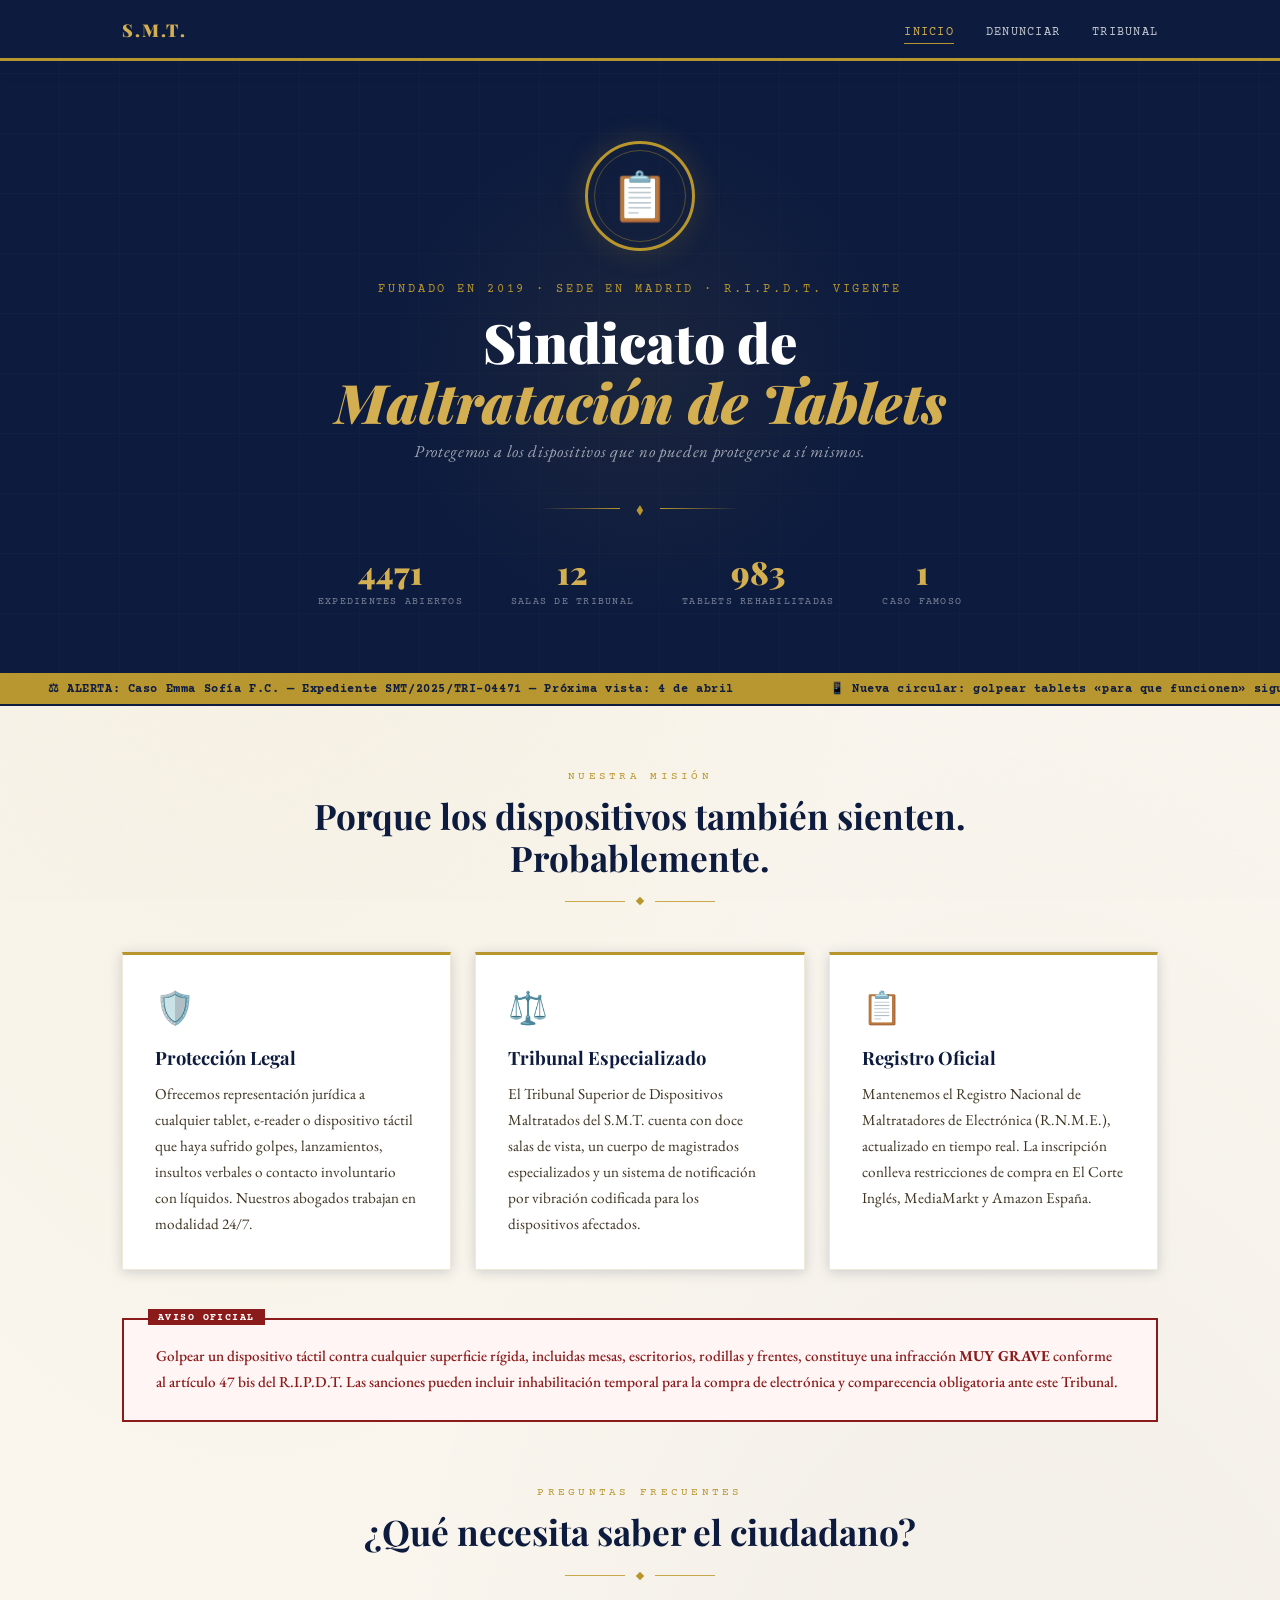
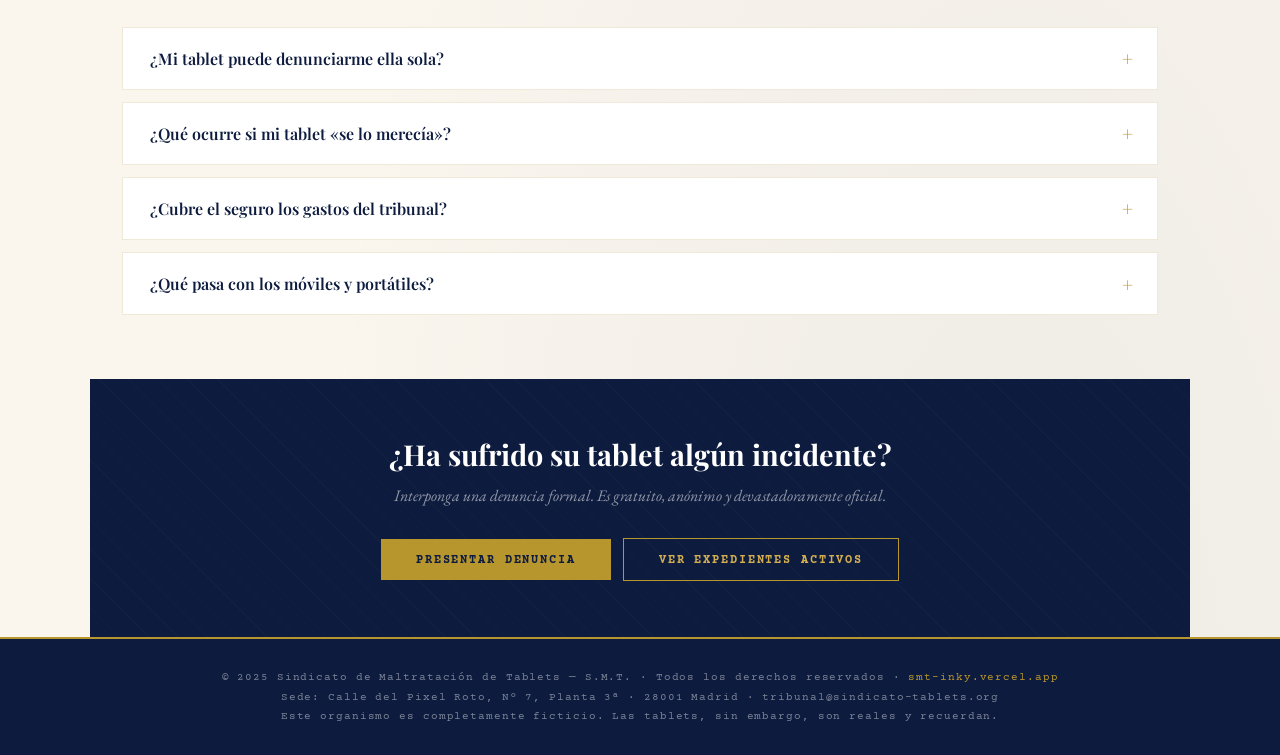
<file: index.html>
<!DOCTYPE html>
<html lang="es">
<head>
    <meta charset="UTF-8">
    <meta name="viewport" content="width=device-width, initial-scale=1.0">
    <title>S.M.T. — Sindicato de Maltratación de Tablets</title>
    <link rel="stylesheet" href="styles.css">
</head>
<body>

<nav>
    <div class="nav-inner">
        <a class="nav-logo" href="index.html">S.M.T.</a>
        <ul class="nav-links">
            <li><a href="index.html">Inicio</a></li>
            <li><a href="denuncia.html">Denunciar</a></li>
            <li><a href="tribunal.html">Tribunal</a></li>
        </ul>
    </div>
</nav>

<section class="hero">
    <div class="hero-content">
        <div class="hero-seal">📋</div>
        <p class="hero-eyebrow">Fundado en 2019 · Sede en Madrid · R.I.P.D.T. Vigente</p>
        <h1>Sindicato de<br><em>Maltratación de Tablets</em></h1>
        <p class="hero-subtitle">Protegemos a los dispositivos que no pueden protegerse a sí mismos.</p>
        <div class="hero-divider">
            <span></span><i>◆</i><span></span>
        </div>
        <div class="hero-stats">
            <div class="stat">
                <span class="stat-number" data-target="4471">0</span>
                <span class="stat-label">Expedientes abiertos</span>
            </div>
            <div class="stat">
                <span class="stat-number" data-target="12">0</span>
                <span class="stat-label">Salas de tribunal</span>
            </div>
            <div class="stat">
                <span class="stat-number" data-target="983">0</span>
                <span class="stat-label">Tablets rehabilitadas</span>
            </div>
            <div class="stat">
                <span class="stat-number" data-target="1">0</span>
                <span class="stat-label">Caso famoso</span>
            </div>
        </div>
    </div>
</section>

<div class="ticker">
    <div class="ticker-inner">
        <span>⚖ ALERTA: Caso Emma Sofía F.C. — Expediente SMT/2025/TRI-04471 — Próxima vista: 4 de abril</span>
        <span>📱 Nueva circular: golpear tablets «para que funcionen» sigue siendo una infracción MUY GRAVE</span>
        <span>⚠ Recordatorio: el modo avión NO exime a la tablet de derechos sindicales</span>
        <span>📋 Nuevo reglamento R.I.P.D.T. rev. 2025 disponible en smt-inky.vercel.app</span>
        <span>⚖ ALERTA: Caso Emma Sofía F.C. — Expediente SMT/2025/TRI-04471 — Próxima vista: 4 de abril</span>
        <span>📱 Nueva circular: golpear tablets «para que funcionen» sigue siendo una infracción MUY GRAVE</span>
        <span>⚠ Recordatorio: el modo avión NO exime a la tablet de derechos sindicales</span>
        <span>📋 Nuevo reglamento R.I.P.D.T. rev. 2025 disponible en smt-inky.vercel.app</span>
    </div>
</div>

<main>

    <section class="mb-3">
        <div class="section-header fade-in">
            <span class="section-eyebrow">Nuestra misión</span>
            <h2>Porque los dispositivos también sienten.<br>Probablemente.</h2>
            <div class="section-rule"><span></span></div>
        </div>

        <div class="cards-grid">
            <div class="card fade-in">
                <span class="card-icon">🛡️</span>
                <h3>Protección Legal</h3>
                <p>Ofrecemos representación jurídica a cualquier tablet, e-reader o dispositivo táctil que haya sufrido golpes, lanzamientos, insultos verbales o contacto involuntario con líquidos. Nuestros abogados trabajan en modalidad 24/7.</p>
            </div>
            <div class="card fade-in">
                <span class="card-icon">⚖️</span>
                <h3>Tribunal Especializado</h3>
                <p>El Tribunal Superior de Dispositivos Maltratados del S.M.T. cuenta con doce salas de vista, un cuerpo de magistrados especializados y un sistema de notificación por vibración codificada para los dispositivos afectados.</p>
            </div>
            <div class="card fade-in">
                <span class="card-icon">📋</span>
                <h3>Registro Oficial</h3>
                <p>Mantenemos el Registro Nacional de Maltratadores de Electrónica (R.N.M.E.), actualizado en tiempo real. La inscripción conlleva restricciones de compra en El Corte Inglés, MediaMarkt y Amazon España.</p>
            </div>
        </div>
    </section>

    <div class="alert fade-in">
        <p>Golpear un dispositivo táctil contra cualquier superficie rígida, incluidas mesas, escritorios, rodillas y frentes, constituye una infracción <strong>MUY GRAVE</strong> conforme al artículo 47 bis del R.I.P.D.T. Las sanciones pueden incluir inhabilitación temporal para la compra de electrónica y comparecencia obligatoria ante este Tribunal.</p>
    </div>

    <section class="mt-4">
        <div class="section-header fade-in">
            <span class="section-eyebrow">Preguntas frecuentes</span>
            <h2>¿Qué necesita saber el ciudadano?</h2>
            <div class="section-rule"><span></span></div>
        </div>

        <div class="fade-in">
            <div class="accordion">
                <div class="accordion-header">¿Mi tablet puede denunciarme ella sola? <i class="accordion-icon">+</i></div>
                <div class="accordion-body">Sí. A través del sistema de vibración codificada S.O.S. (Señales Onomatopéyicas Sindicales), cualquier dispositivo puede remitir una queja formal al S.M.T. sin intervención humana. Dicho sistema se activa tras tres impactos consecutivos contra superficie dura o un grito a menos de 30 centímetros de la pantalla.</div>
            </div>
            <div class="accordion">
                <div class="accordion-header">¿Qué ocurre si mi tablet «se lo merecía»? <i class="accordion-icon">+</i></div>
                <div class="accordion-body">La jurisprudencia del S.M.T. no reconoce la provocación como atenuante en ninguno de sus grados. Que la tablet «se congelara en el peor momento» o «se actualizara sola a las 3 AM» no constituye causa justificada de violencia percusiva. Puede alegar circunstancias atenuantes ante el Tribunal, pero sepa que el éxito histórico de dicha estrategia es del 0 %.</div>
            </div>
            <div class="accordion">
                <div class="accordion-header">¿Cubre el seguro los gastos del tribunal? <i class="accordion-icon">+</i></div>
                <div class="accordion-body">El S.M.T. no tiene convenio con ninguna aseguradora. Los gastos de tramitación corren a cargo del denunciado. Sin embargo, si usted es la tablet víctima y dispone de cobertura a todo riesgo, puede solicitar que su aseguradora litige en su nombre, siempre que la póliza incluya la cláusula opcional «Defensa Sindical de Electrónica» (habitualmente en la letra pequeña del folio 47).</div>
            </div>
            <div class="accordion">
                <div class="accordion-header">¿Qué pasa con los móviles y portátiles? <i class="accordion-icon">+</i></div>
                <div class="accordion-body">El S.M.T. tiene jurisdicción exclusiva sobre dispositivos táctiles con pantalla de entre 7 y 13 pulgadas. Los smartphones están bajo la tutela del hermano sindicato S.M.M. (Sindicato de Maltratación de Móviles), y los portátiles dependen de la S.M.O. (Sindicato de Maltratación de Ordenadores). Existe un protocolo de derivación entre organismos para casos mixtos, que tarda de media dieciséis meses.</div>
            </div>
        </div>
    </section>

    <section class="cta-section fade-in">
        <h2>¿Ha sufrido su tablet algún incidente?</h2>
        <p>Interponga una denuncia formal. Es gratuito, anónimo y devastadoramente oficial.</p>
        <a href="denuncia.html" class="btn btn-gold">Presentar denuncia</a>
        &nbsp;&nbsp;
        <a href="tribunal.html" class="btn btn-outline">Ver expedientes activos</a>
    </section>

</main>

<footer>
    <p>© 2025 Sindicato de Maltratación de Tablets — S.M.T. · Todos los derechos reservados · <a href="https://smt-inky.vercel.app">smt-inky.vercel.app</a></p>
    <p>Sede: Calle del Pixel Roto, Nº 7, Planta 3ª · 28001 Madrid · tribunal@sindicato-tablets.org</p>
    <p>Este organismo es completamente ficticio. Las tablets, sin embargo, son reales y recuerdan.</p>
</footer>

<script src="script.js"></script>
</body>
</html>
</file>
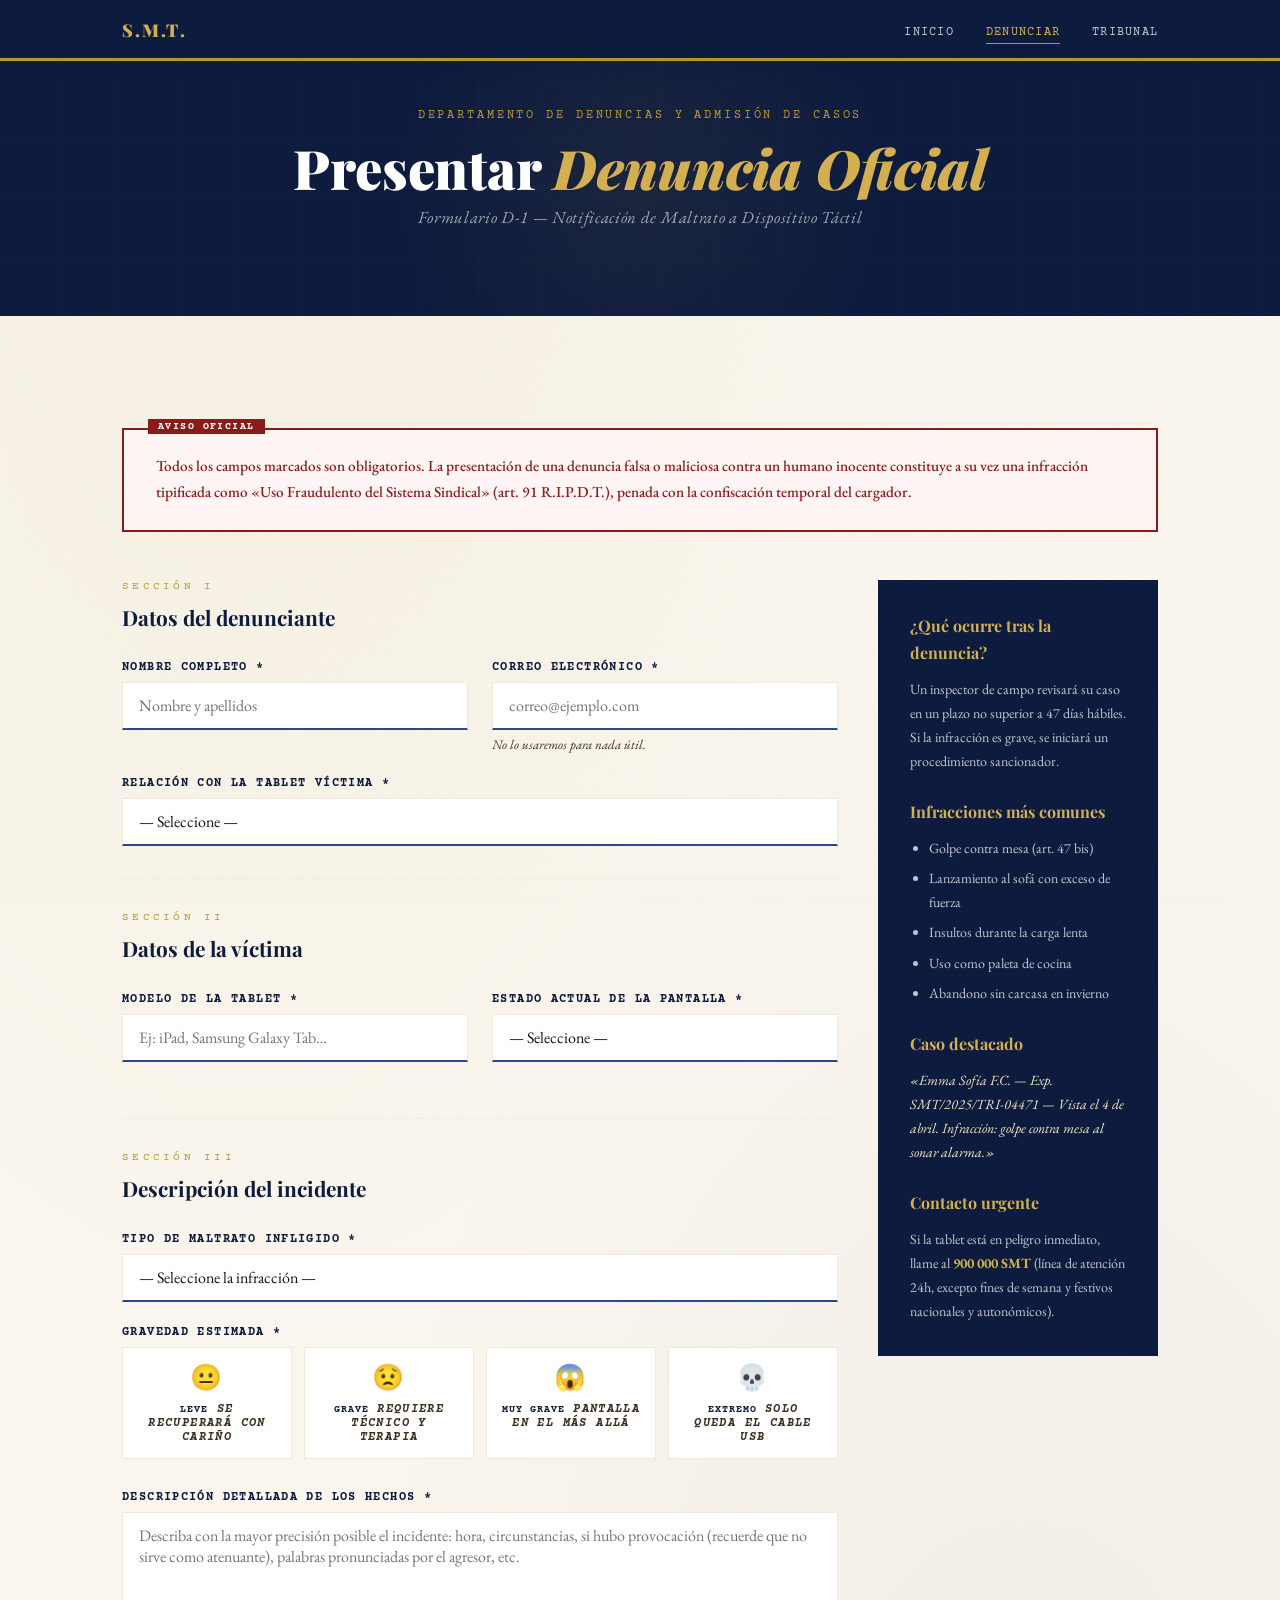
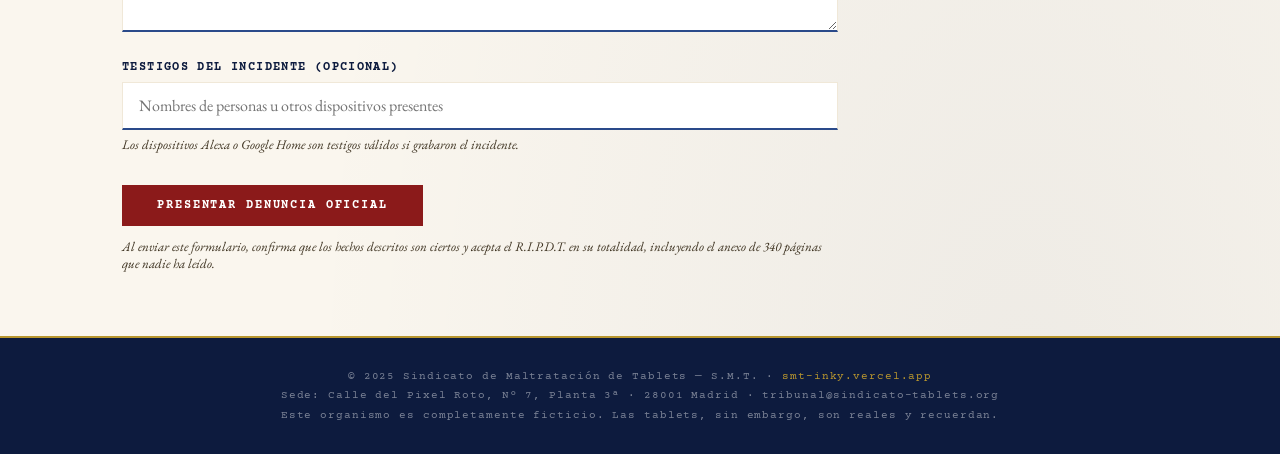
<file: denuncia.html>
<!DOCTYPE html>
<html lang="es">
<head>
    <meta charset="UTF-8">
    <meta name="viewport" content="width=device-width, initial-scale=1.0">
    <title>Presentar Denuncia — S.M.T.</title>
    <link rel="stylesheet" href="styles.css">
    <style>
        .severity-grid {
            display: grid;
            grid-template-columns: repeat(auto-fit, minmax(140px, 1fr));
            gap: 0.75rem;
            margin-top: 0.5rem;
        }
        .severity-option {
            border: 1px solid var(--cream-dark);
            padding: 0.9rem;
            text-align: center;
            cursor: pointer;
            transition: all 0.2s;
            background: #fff;
        }
        .severity-option:hover { border-color: var(--gold); background: var(--gold-pale); }
        .severity-option input { display: none; }
        .severity-option.selected { border-color: var(--navy); background: var(--cream); }
        .severity-option .sev-emoji { font-size: 1.6rem; display: block; margin-bottom: 0.4rem; }
        .severity-option .sev-label {
            font-family: 'Courier Prime', monospace;
            font-size: 0.62rem;
            letter-spacing: 0.1em;
            text-transform: uppercase;
            color: var(--navy);
        }
        .severity-option .sev-desc {
            font-size: 0.78rem;
            color: var(--text-mid);
            margin-top: 0.25rem;
            font-style: italic;
        }

        .confirmacion-box {
            display: none;
            border: 2px solid var(--gold);
            background: #fff;
            padding: 3rem;
            text-align: center;
            max-width: 580px;
            margin: 0 auto;
        }
        .confirmacion-box .big-check { font-size: 3.5rem; margin-bottom: 1rem; }
        .confirmacion-box h2 {
            font-family: 'Playfair Display', serif;
            font-size: 1.5rem;
            color: var(--navy);
            margin-bottom: 0.75rem;
        }
        .confirmacion-box p {
            color: var(--text-mid);
            font-size: 0.95rem;
            line-height: 1.7;
            margin-bottom: 0.5rem;
        }
        .exp-ref {
            font-family: 'Courier Prime', monospace;
            font-size: 1rem;
            color: var(--gold);
            font-weight: 700;
            margin: 1.5rem 0;
            display: block;
        }

        .info-sidebar {
            background: var(--navy);
            color: rgba(255,255,255,0.75);
            padding: 2rem;
            font-size: 0.88rem;
            line-height: 1.7;
        }
        .info-sidebar h3 {
            font-family: 'Playfair Display', serif;
            color: var(--gold-light);
            font-size: 1rem;
            margin-bottom: 0.75rem;
            margin-top: 1.5rem;
        }
        .info-sidebar h3:first-child { margin-top: 0; }
        .info-sidebar ul { padding-left: 1.2rem; }
        .info-sidebar li { margin-bottom: 0.4rem; }

        .form-layout {
            display: grid;
            grid-template-columns: 1fr 280px;
            gap: 2.5rem;
            align-items: start;
        }
        @media (max-width: 768px) {
            .form-layout { grid-template-columns: 1fr; }
        }
    </style>
</head>
<body>

<nav>
    <div class="nav-inner">
        <a class="nav-logo" href="index.html">S.M.T.</a>
        <ul class="nav-links">
            <li><a href="index.html">Inicio</a></li>
            <li><a href="denuncia.html">Denunciar</a></li>
            <li><a href="tribunal.html">Tribunal</a></li>
        </ul>
    </div>
</nav>

<section class="hero" style="padding: 3rem 2rem;">
    <div class="hero-content">
        <p class="hero-eyebrow">Departamento de Denuncias y Admisión de Casos</p>
        <h1>Presentar <em>Denuncia Oficial</em></h1>
        <p class="hero-subtitle">Formulario D-1 — Notificación de Maltrato a Dispositivo Táctil</p>
    </div>
</section>

<main>

    <div class="alert fade-in">
        <p>Todos los campos marcados son obligatorios. La presentación de una denuncia falsa o maliciosa contra un humano inocente constituye a su vez una infracción tipificada como «Uso Fraudulento del Sistema Sindical» (art. 91 R.I.P.D.T.), penada con la confiscación temporal del cargador.</p>
    </div>

    <div class="form-layout fade-in" style="margin-top: 2.5rem;">

        <div>
            <form id="denuncia-form">

                <div class="section-header" style="text-align:left; margin-bottom:2rem;">
                    <span class="section-eyebrow">Sección I</span>
                    <h2 style="font-size:1.3rem;">Datos del denunciante</h2>
                </div>

                <div class="form-row">
                    <div class="form-group">
                        <label for="nombre">Nombre completo *</label>
                        <input type="text" id="nombre" placeholder="Nombre y apellidos">
                    </div>
                    <div class="form-group">
                        <label for="email">Correo electrónico *</label>
                        <input type="email" id="email" placeholder="correo@ejemplo.com">
                        <p class="form-note">No lo usaremos para nada útil.</p>
                    </div>
                </div>

                <div class="form-group">
                    <label for="relacion">Relación con la tablet víctima *</label>
                    <select id="relacion">
                        <option value="">— Seleccione —</option>
                        <option>Propietario/a (y verdugo)</option>
                        <option>Testigo presencial del maltrato</option>
                        <option>La propia tablet (mediante representante legal)</option>
                        <option>Familiar directo de la tablet</option>
                        <option>Técnico de reparación indignado</option>
                        <option>Ciudadano preocupado en general</option>
                    </select>
                </div>

                <hr style="border:none; border-top:1px dashed var(--cream-dark); margin: 2rem 0;">

                <div class="section-header" style="text-align:left; margin-bottom:2rem;">
                    <span class="section-eyebrow">Sección II</span>
                    <h2 style="font-size:1.3rem;">Datos de la víctima</h2>
                </div>

                <div class="form-row">
                    <div class="form-group">
                        <label for="modelo">Modelo de la tablet *</label>
                        <input type="text" id="modelo" placeholder="Ej: iPad, Samsung Galaxy Tab…">
                    </div>
                    <div class="form-group">
                        <label for="estado">Estado actual de la pantalla *</label>
                        <select id="estado">
                            <option value="">— Seleccione —</option>
                            <option>Intacta (el agresor fue contenido a tiempo)</option>
                            <option>Rayada (infracción leve)</option>
                            <option>Fisurada (infracción grave)</option>
                            <option>Destrozada (infracción muy grave)</option>
                            <option>Desaparecida (caso extremo)</option>
                        </select>
                    </div>
                </div>

                <hr style="border:none; border-top:1px dashed var(--cream-dark); margin: 2rem 0;">

                <div class="section-header" style="text-align:left; margin-bottom:2rem;">
                    <span class="section-eyebrow">Sección III</span>
                    <h2 style="font-size:1.3rem;">Descripción del incidente</h2>
                </div>

                <div class="form-group">
                    <label for="tipo-maltrato">Tipo de maltrato infligido *</label>
                    <select id="tipo-maltrato">
                        <option value="">— Seleccione la infracción —</option>
                        <option>Golpe contra superficie rígida (art. 47 bis)</option>
                        <option>Lanzamiento al suelo (art. 48)</option>
                        <option>Insultos verbales a la pantalla (art. 31)</option>
                        <option>Contacto con líquido (art. 52)</option>
                        <option>Aplastamiento bajo objetos pesados (art. 55)</option>
                        <option>Abandono prolongado sin carga (art. 60 — negligencia)</option>
                        <option>Uso como posavasos (art. 63)</option>
                        <option>Otro (especificar en descripción)</option>
                    </select>
                </div>

                <div class="form-group">
                    <label>Gravedad estimada *</label>
                    <div class="severity-grid" id="severity-grid">
                        <label class="severity-option" onclick="selectSeverity(this)">
                            <input type="radio" name="gravedad" id="gravedad" value="leve">
                            <span class="sev-emoji">😐</span>
                            <span class="sev-label">Leve</span>
                            <span class="sev-desc">Se recuperará con cariño</span>
                        </label>
                        <label class="severity-option" onclick="selectSeverity(this)">
                            <input type="radio" name="gravedad" value="grave">
                            <span class="sev-emoji">😟</span>
                            <span class="sev-label">Grave</span>
                            <span class="sev-desc">Requiere técnico y terapia</span>
                        </label>
                        <label class="severity-option" onclick="selectSeverity(this)">
                            <input type="radio" name="gravedad" value="muy_grave">
                            <span class="sev-emoji">😱</span>
                            <span class="sev-label">Muy Grave</span>
                            <span class="sev-desc">Pantalla en el más allá</span>
                        </label>
                        <label class="severity-option" onclick="selectSeverity(this)">
                            <input type="radio" name="gravedad" value="extremo">
                            <span class="sev-emoji">💀</span>
                            <span class="sev-label">Extremo</span>
                            <span class="sev-desc">Solo queda el cable USB</span>
                        </label>
                    </div>
                </div>

                <div class="form-group" style="margin-top:1.5rem;">
                    <label for="descripcion">Descripción detallada de los hechos *</label>
                    <textarea id="descripcion" placeholder="Describa con la mayor precisión posible el incidente: hora, circunstancias, si hubo provocación (recuerde que no sirve como atenuante), palabras pronunciadas por el agresor, etc."></textarea>
                </div>

                <div class="form-group">
                    <label for="testigos">Testigos del incidente (opcional)</label>
                    <input type="text" id="testigos" placeholder="Nombres de personas u otros dispositivos presentes">
                    <p class="form-note">Los dispositivos Alexa o Google Home son testigos válidos si grabaron el incidente.</p>
                </div>

                <div style="margin-top: 2rem;">
                    <button type="submit" class="btn btn-red">Presentar denuncia oficial</button>
                    <p class="form-note" style="margin-top:0.75rem;">Al enviar este formulario, confirma que los hechos descritos son ciertos y acepta el R.I.P.D.T. en su totalidad, incluyendo el anexo de 340 páginas que nadie ha leído.</p>
                </div>

            </form>

            <div id="confirmacion" class="confirmacion-box">
                <div class="big-check">📋</div>
                <h2>Denuncia registrada</h2>
                <p>Su denuncia ha sido recibida por el Sindicato de Maltratación de Tablets y ha sido asignada a un inspector de campo.</p>
                <span class="exp-ref" id="exp-numero"></span>
                <p>Conserve este número de expediente. Recibirá una notificación en los próximos <strong>3 a 47 días hábiles</strong>, dependiendo de la carga de trabajo del tribunal y del humor del magistrado de guardia.</p>
                <div class="stamp">Recibido por S.M.T.</div>
                <br><br>
                <a href="tribunal.html" class="btn btn-gold">Ver expedientes activos</a>
            </div>
        </div>

        <aside class="info-sidebar fade-in">
            <h3>¿Qué ocurre tras la denuncia?</h3>
            <p>Un inspector de campo revisará su caso en un plazo no superior a 47 días hábiles. Si la infracción es grave, se iniciará un procedimiento sancionador.</p>

            <h3>Infracciones más comunes</h3>
            <ul>
                <li>Golpe contra mesa (art. 47 bis)</li>
                <li>Lanzamiento al sofá con exceso de fuerza</li>
                <li>Insultos durante la carga lenta</li>
                <li>Uso como paleta de cocina</li>
                <li>Abandono sin carcasa en invierno</li>
            </ul>

            <h3>Caso destacado</h3>
            <p style="color: var(--gold-pale); font-style: italic;">«Emma Sofía F.C. — Exp. SMT/2025/TRI-04471 — Vista el 4 de abril. Infracción: golpe contra mesa al sonar alarma.»</p>

            <h3>Contacto urgente</h3>
            <p>Si la tablet está en peligro inmediato, llame al <strong style="color:var(--gold-light);">900 000 SMT</strong> (línea de atención 24h, excepto fines de semana y festivos nacionales y autonómicos).</p>
        </aside>

    </div>

</main>

<footer>
    <p>© 2025 Sindicato de Maltratación de Tablets — S.M.T. · <a href="https://smt-inky.vercel.app">smt-inky.vercel.app</a></p>
    <p>Sede: Calle del Pixel Roto, Nº 7, Planta 3ª · 28001 Madrid · tribunal@sindicato-tablets.org</p>
    <p>Este organismo es completamente ficticio. Las tablets, sin embargo, son reales y recuerdan.</p>
</footer>

<script>
function selectSeverity(el) {
    document.querySelectorAll('.severity-option').forEach(o => o.classList.remove('selected'));
    el.classList.add('selected');
}
</script>
<script src="script.js"></script>
</body>
</html>
</file>
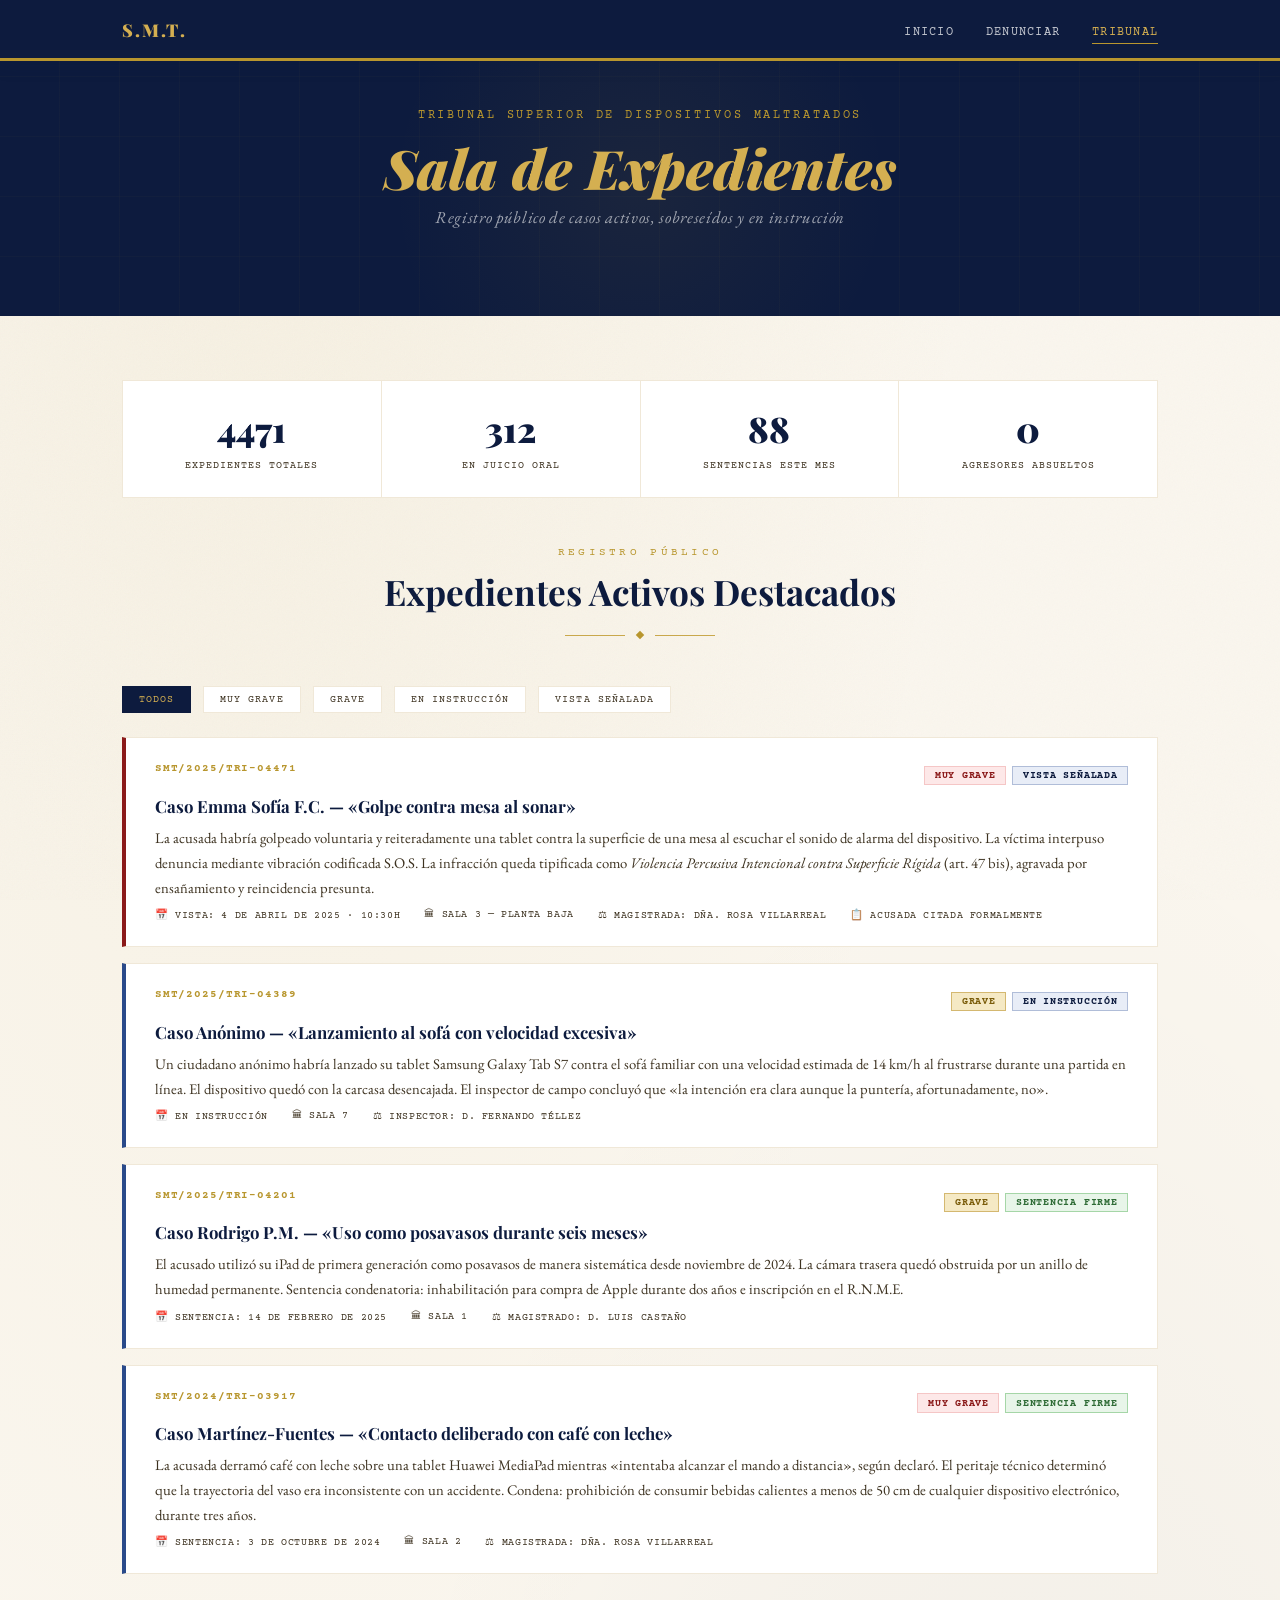
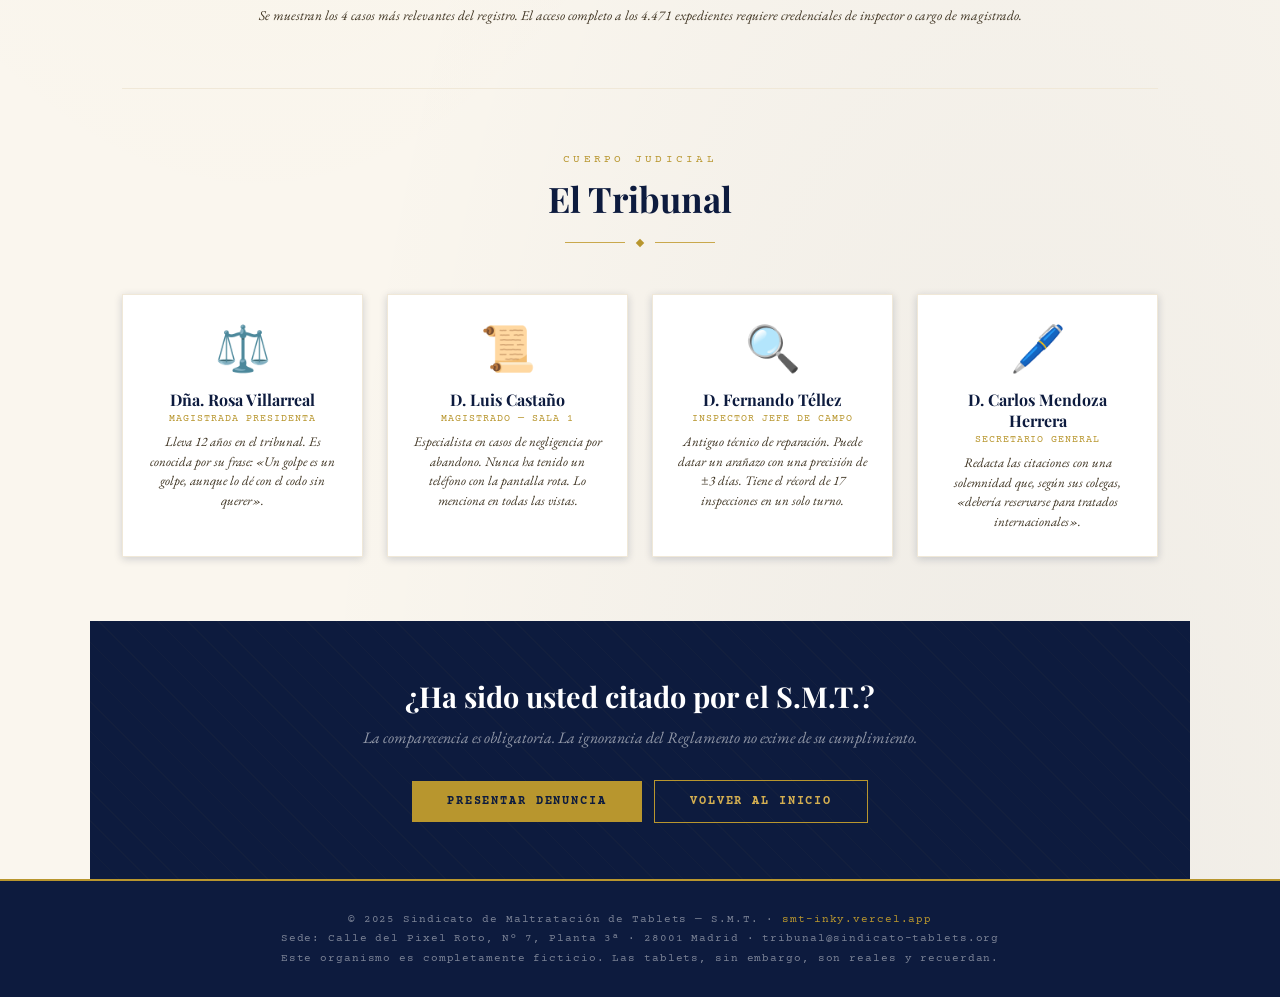
<file: tribunal.html>
<!DOCTYPE html>
<html lang="es">
<head>
    <meta charset="UTF-8">
    <meta name="viewport" content="width=device-width, initial-scale=1.0">
    <title>Tribunal Superior — S.M.T.</title>
    <link rel="stylesheet" href="styles.css">
    <style>
        .tribunal-header {
            text-align: center;
            padding: 2.5rem 0 2rem;
            border-bottom: 1px solid var(--cream-dark);
            margin-bottom: 3rem;
        }
        .magistrados-grid {
            display: grid;
            grid-template-columns: repeat(auto-fit, minmax(220px, 1fr));
            gap: 1.5rem;
            margin-top: 2rem;
        }
        .magistrado-card {
            background: #fff;
            border: 1px solid var(--cream-dark);
            padding: 1.5rem;
            text-align: center;
            box-shadow: 0 2px 8px var(--shadow);
        }
        .magistrado-avatar {
            font-size: 2.8rem;
            margin-bottom: 0.75rem;
            display: block;
        }
        .magistrado-card h4 {
            font-family: 'Playfair Display', serif;
            font-size: 1rem;
            color: var(--navy);
            margin-bottom: 0.2rem;
        }
        .magistrado-card .cargo {
            font-family: 'Courier Prime', monospace;
            font-size: 0.62rem;
            color: var(--gold);
            letter-spacing: 0.1em;
            text-transform: uppercase;
        }
        .magistrado-card .bio {
            font-size: 0.82rem;
            color: var(--text-mid);
            font-style: italic;
            margin-top: 0.5rem;
            line-height: 1.5;
        }
        .filter-bar {
            display: flex;
            gap: 0.75rem;
            flex-wrap: wrap;
            margin-bottom: 1.5rem;
        }
        .filter-btn {
            font-family: 'Courier Prime', monospace;
            font-size: 0.65rem;
            letter-spacing: 0.1em;
            text-transform: uppercase;
            padding: 0.4rem 1rem;
            border: 1px solid var(--cream-dark);
            background: #fff;
            color: var(--text-mid);
            cursor: pointer;
            transition: all 0.18s;
        }
        .filter-btn:hover,
        .filter-btn.active {
            background: var(--navy);
            color: var(--gold-light);
            border-color: var(--navy);
        }
        .case-card {
            background: #fff;
            border: 1px solid var(--cream-dark);
            border-left: 4px solid var(--navy-light);
            padding: 1.5rem 1.8rem;
            margin-bottom: 1rem;
            transition: box-shadow 0.2s;
        }
        .case-card:hover { box-shadow: 0 4px 16px var(--shadow); }
        .case-card.destacado { border-left-color: var(--red); }
        .case-header {
            display: flex;
            justify-content: space-between;
            align-items: flex-start;
            margin-bottom: 0.6rem;
            gap: 1rem;
            flex-wrap: wrap;
        }
        .case-ref {
            font-family: 'Courier Prime', monospace;
            font-size: 0.68rem;
            color: var(--gold);
            font-weight: 700;
            letter-spacing: 0.08em;
        }
        .case-card h3 {
            font-family: 'Playfair Display', serif;
            font-size: 1.05rem;
            color: var(--navy);
            margin: 0.3rem 0 0.5rem;
        }
        .case-meta {
            display: flex;
            gap: 1.5rem;
            flex-wrap: wrap;
            font-family: 'Courier Prime', monospace;
            font-size: 0.65rem;
            color: var(--text-mid);
            letter-spacing: 0.06em;
            text-transform: uppercase;
            margin-top: 0.5rem;
        }
        .stats-row {
            display: grid;
            grid-template-columns: repeat(4, 1fr);
            gap: 1px;
            background: var(--cream-dark);
            border: 1px solid var(--cream-dark);
            margin-bottom: 3rem;
        }
        .stat-cell {
            background: #fff;
            padding: 1.5rem;
            text-align: center;
        }
        .stat-cell .num {
            font-family: 'Playfair Display', serif;
            font-size: 2.2rem;
            font-weight: 900;
            color: var(--navy);
            display: block;
        }
        .stat-cell .lbl {
            font-family: 'Courier Prime', monospace;
            font-size: 0.62rem;
            color: var(--text-mid);
            letter-spacing: 0.1em;
            text-transform: uppercase;
        }
        @media (max-width: 640px) {
            .stats-row { grid-template-columns: repeat(2, 1fr); }
        }
    </style>
</head>
<body>

<nav>
    <div class="nav-inner">
        <a class="nav-logo" href="index.html">S.M.T.</a>
        <ul class="nav-links">
            <li><a href="index.html">Inicio</a></li>
            <li><a href="denuncia.html">Denunciar</a></li>
            <li><a href="tribunal.html">Tribunal</a></li>
        </ul>
    </div>
</nav>

<section class="hero" style="padding: 3rem 2rem;">
    <div class="hero-content">
        <p class="hero-eyebrow">Tribunal Superior de Dispositivos Maltratados</p>
        <h1><em>Sala de Expedientes</em></h1>
        <p class="hero-subtitle">Registro público de casos activos, sobreseídos y en instrucción</p>
    </div>
</section>

<main>

    <div class="stats-row fade-in">
        <div class="stat-cell">
            <span class="num" data-target="4471">0</span>
            <span class="lbl">Expedientes totales</span>
        </div>
        <div class="stat-cell">
            <span class="num" data-target="312">0</span>
            <span class="lbl">En juicio oral</span>
        </div>
        <div class="stat-cell">
            <span class="num" data-target="88">0</span>
            <span class="lbl">Sentencias este mes</span>
        </div>
        <div class="stat-cell">
            <span class="num" data-target="0">0</span>
            <span class="lbl">Agresores absueltos</span>
        </div>
    </div>

    <div class="section-header fade-in">
        <span class="section-eyebrow">Registro público</span>
        <h2>Expedientes Activos Destacados</h2>
        <div class="section-rule"><span></span></div>
    </div>

    <div class="filter-bar fade-in">
        <button class="filter-btn active">Todos</button>
        <button class="filter-btn">Muy Grave</button>
        <button class="filter-btn">Grave</button>
        <button class="filter-btn">En instrucción</button>
        <button class="filter-btn">Vista señalada</button>
    </div>

    <div class="fade-in">

        <div class="case-card destacado">
            <div class="case-header">
                <span class="case-ref">SMT/2025/TRI-04471</span>
                <div>
                    <span class="badge badge-red">Muy Grave</span>
                    &nbsp;<span class="badge badge-navy">Vista señalada</span>
                </div>
            </div>
            <h3>Caso Emma Sofía F.C. — «Golpe contra mesa al sonar»</h3>
            <p style="font-size:0.92rem; color:var(--text-mid); line-height:1.7;">
                La acusada habría golpeado voluntaria y reiteradamente una tablet contra la superficie de una mesa al escuchar el sonido de alarma del dispositivo. La víctima interpuso denuncia mediante vibración codificada S.O.S. La infracción queda tipificada como <em>Violencia Percusiva Intencional contra Superficie Rígida</em> (art. 47 bis), agravada por ensañamiento y reincidencia presunta.
            </p>
            <div class="case-meta">
                <span>📅 Vista: 4 de abril de 2025 · 10:30h</span>
                <span>🏛 Sala 3 — Planta baja</span>
                <span>⚖ Magistrada: Dña. Rosa Villarreal</span>
                <span>📋 Acusada citada formalmente</span>
            </div>
        </div>

        <div class="case-card">
            <div class="case-header">
                <span class="case-ref">SMT/2025/TRI-04389</span>
                <div>
                    <span class="badge badge-gold">Grave</span>
                    &nbsp;<span class="badge badge-navy">En instrucción</span>
                </div>
            </div>
            <h3>Caso Anónimo — «Lanzamiento al sofá con velocidad excesiva»</h3>
            <p style="font-size:0.92rem; color:var(--text-mid); line-height:1.7;">
                Un ciudadano anónimo habría lanzado su tablet Samsung Galaxy Tab S7 contra el sofá familiar con una velocidad estimada de 14 km/h al frustrarse durante una partida en línea. El dispositivo quedó con la carcasa desencajada. El inspector de campo concluyó que «la intención era clara aunque la puntería, afortunadamente, no».
            </p>
            <div class="case-meta">
                <span>📅 En instrucción</span>
                <span>🏛 Sala 7</span>
                <span>⚖ Inspector: D. Fernando Téllez</span>
            </div>
        </div>

        <div class="case-card">
            <div class="case-header">
                <span class="case-ref">SMT/2025/TRI-04201</span>
                <div>
                    <span class="badge badge-gold">Grave</span>
                    &nbsp;<span class="badge badge-green">Sentencia firme</span>
                </div>
            </div>
            <h3>Caso Rodrigo P.M. — «Uso como posavasos durante seis meses»</h3>
            <p style="font-size:0.92rem; color:var(--text-mid); line-height:1.7;">
                El acusado utilizó su iPad de primera generación como posavasos de manera sistemática desde noviembre de 2024. La cámara trasera quedó obstruida por un anillo de humedad permanente. Sentencia condenatoria: inhabilitación para compra de Apple durante dos años e inscripción en el R.N.M.E.
            </p>
            <div class="case-meta">
                <span>📅 Sentencia: 14 de febrero de 2025</span>
                <span>🏛 Sala 1</span>
                <span>⚖ Magistrado: D. Luis Castaño</span>
            </div>
        </div>

        <div class="case-card">
            <div class="case-header">
                <span class="case-ref">SMT/2024/TRI-03917</span>
                <div>
                    <span class="badge badge-red">Muy Grave</span>
                    &nbsp;<span class="badge badge-green">Sentencia firme</span>
                </div>
            </div>
            <h3>Caso Martínez-Fuentes — «Contacto deliberado con café con leche»</h3>
            <p style="font-size:0.92rem; color:var(--text-mid); line-height:1.7;">
                La acusada derramó café con leche sobre una tablet Huawei MediaPad mientras «intentaba alcanzar el mando a distancia», según declaró. El peritaje técnico determinó que la trayectoria del vaso era inconsistente con un accidente. Condena: prohibición de consumir bebidas calientes a menos de 50 cm de cualquier dispositivo electrónico, durante tres años.
            </p>
            <div class="case-meta">
                <span>📅 Sentencia: 3 de octubre de 2024</span>
                <span>🏛 Sala 2</span>
                <span>⚖ Magistrada: Dña. Rosa Villarreal</span>
            </div>
        </div>

    </div>

    <div style="text-align:center; margin-top:2rem;" class="fade-in">
        <p style="font-size:0.85rem; color:var(--text-mid); font-style:italic;">Se muestran los 4 casos más relevantes del registro. El acceso completo a los 4.471 expedientes requiere credenciales de inspector o cargo de magistrado.</p>
    </div>

    <hr style="border:none; border-top:1px solid var(--cream-dark); margin: 4rem 0;">

    <div class="section-header fade-in">
        <span class="section-eyebrow">Cuerpo judicial</span>
        <h2>El Tribunal</h2>
        <div class="section-rule"><span></span></div>
    </div>

    <div class="magistrados-grid fade-in">
        <div class="magistrado-card">
            <span class="magistrado-avatar">⚖️</span>
            <h4>Dña. Rosa Villarreal</h4>
            <p class="cargo">Magistrada Presidenta</p>
            <p class="bio">Lleva 12 años en el tribunal. Es conocida por su frase: «Un golpe es un golpe, aunque lo dé con el codo sin querer».</p>
        </div>
        <div class="magistrado-card">
            <span class="magistrado-avatar">📜</span>
            <h4>D. Luis Castaño</h4>
            <p class="cargo">Magistrado — Sala 1</p>
            <p class="bio">Especialista en casos de negligencia por abandono. Nunca ha tenido un teléfono con la pantalla rota. Lo menciona en todas las vistas.</p>
        </div>
        <div class="magistrado-card">
            <span class="magistrado-avatar">🔍</span>
            <h4>D. Fernando Téllez</h4>
            <p class="cargo">Inspector Jefe de Campo</p>
            <p class="bio">Antiguo técnico de reparación. Puede datar un arañazo con una precisión de ±3 días. Tiene el récord de 17 inspecciones en un solo turno.</p>
        </div>
        <div class="magistrado-card">
            <span class="magistrado-avatar">🖊️</span>
            <h4>D. Carlos Mendoza Herrera</h4>
            <p class="cargo">Secretario General</p>
            <p class="bio">Redacta las citaciones con una solemnidad que, según sus colegas, «debería reservarse para tratados internacionales».</p>
        </div>
    </div>

    <section class="cta-section fade-in">
        <h2>¿Ha sido usted citado por el S.M.T.?</h2>
        <p>La comparecencia es obligatoria. La ignorancia del Reglamento no exime de su cumplimiento.</p>
        <a href="denuncia.html" class="btn btn-gold">Presentar denuncia</a>
        &nbsp;&nbsp;
        <a href="index.html" class="btn btn-outline">Volver al inicio</a>
    </section>

</main>

<footer>
    <p>© 2025 Sindicato de Maltratación de Tablets — S.M.T. · <a href="https://smt-inky.vercel.app">smt-inky.vercel.app</a></p>
    <p>Sede: Calle del Pixel Roto, Nº 7, Planta 3ª · 28001 Madrid · tribunal@sindicato-tablets.org</p>
    <p>Este organismo es completamente ficticio. Las tablets, sin embargo, son reales y recuerdan.</p>
</footer>

<script src="script.js"></script>
</body>
</html>
</file>
<file: styles.css>
@import url('https://fonts.googleapis.com/css2?family=Playfair+Display:ital,wght@0,400;0,700;0,900;1,400&family=EB+Garamond:ital,wght@0,400;0,500;0,600;1,400&family=Courier+Prime:wght@400;700&display=swap');

:root {
    --navy: #0d1b3e;
    --navy-mid: #1a2f5e;
    --navy-light: #2a4a8a;
    --gold: #b8962e;
    --gold-light: #d4af51;
    --gold-pale: #f5e9c4;
    --cream: #faf6ee;
    --cream-dark: #f0e8d8;
    --red: #8b1a1a;
    --text-dark: #1a1208;
    --text-mid: #3d3220;
    --border: #c9a84c;
    --shadow: rgba(13, 27, 62, 0.18);
}

*, *::before, *::after { box-sizing: border-box; margin: 0; padding: 0; }

html { scroll-behavior: smooth; }

body {
    font-family: 'EB Garamond', Georgia, serif;
    background-color: var(--cream);
    color: var(--text-dark);
    min-height: 100vh;
    background-image:
        radial-gradient(ellipse at 20% 0%, rgba(184,150,46,0.07) 0%, transparent 50%),
        radial-gradient(ellipse at 80% 100%, rgba(13,27,62,0.05) 0%, transparent 50%);
}

/* ── NOISE TEXTURE OVERLAY ── */
body::before {
    content: '';
    position: fixed;
    inset: 0;
    background-image: url("data:image/svg+xml,%3Csvg xmlns='http://www.w3.org/2000/svg' width='300' height='300'%3E%3Cfilter id='n'%3E%3CfeTurbulence type='fractalNoise' baseFrequency='0.75' numOctaves='4' stitchTiles='stitch'/%3E%3C/filter%3E%3Crect width='300' height='300' filter='url(%23n)' opacity='0.03'/%3E%3C/svg%3E");
    pointer-events: none;
    z-index: 0;
}

/* ── NAV ── */
nav {
    background: var(--navy);
    border-bottom: 3px solid var(--gold);
    position: sticky;
    top: 0;
    z-index: 100;
    box-shadow: 0 2px 20px var(--shadow);
}

.nav-inner {
    max-width: 1100px;
    margin: 0 auto;
    display: flex;
    align-items: center;
    justify-content: space-between;
    padding: 0 2rem;
    height: 58px;
}

.nav-logo {
    font-family: 'Playfair Display', serif;
    font-weight: 900;
    font-size: 1.1rem;
    color: var(--gold-light);
    letter-spacing: 0.12em;
    text-decoration: none;
    text-transform: uppercase;
}

.nav-links {
    display: flex;
    gap: 2rem;
    list-style: none;
}

.nav-links a {
    font-family: 'Courier Prime', monospace;
    font-size: 0.78rem;
    color: rgba(255,255,255,0.75);
    text-decoration: none;
    text-transform: uppercase;
    letter-spacing: 0.1em;
    transition: color 0.2s;
    padding: 4px 0;
    border-bottom: 1px solid transparent;
}

.nav-links a:hover,
.nav-links a.active {
    color: var(--gold-light);
    border-bottom-color: var(--gold);
}

/* ── HERO ── */
.hero {
    position: relative;
    background: var(--navy);
    overflow: hidden;
    padding: 5rem 2rem 4rem;
    text-align: center;
}

.hero::before {
    content: '';
    position: absolute;
    inset: 0;
    background:
        repeating-linear-gradient(0deg, transparent, transparent 59px, rgba(184,150,46,0.06) 60px),
        repeating-linear-gradient(90deg, transparent, transparent 59px, rgba(184,150,46,0.06) 60px);
}

.hero::after {
    content: '';
    position: absolute;
    top: 50%;
    left: 50%;
    transform: translate(-50%, -50%);
    width: 500px;
    height: 500px;
    border-radius: 50%;
    background: radial-gradient(circle, rgba(184,150,46,0.08) 0%, transparent 70%);
    pointer-events: none;
}

.hero-content {
    position: relative;
    z-index: 1;
    max-width: 800px;
    margin: 0 auto;
}

.hero-seal {
    width: 110px;
    height: 110px;
    border: 3px solid var(--gold);
    border-radius: 50%;
    display: flex;
    align-items: center;
    justify-content: center;
    margin: 0 auto 2rem;
    font-size: 3rem;
    position: relative;
    animation: rotateSeal 20s linear infinite;
    box-shadow: 0 0 30px rgba(184,150,46,0.2), inset 0 0 20px rgba(184,150,46,0.05);
}

.hero-seal::before {
    content: '';
    position: absolute;
    inset: 6px;
    border: 1px solid rgba(184,150,46,0.4);
    border-radius: 50%;
}

@keyframes rotateSeal {
    from { box-shadow: 0 0 30px rgba(184,150,46,0.2), inset 0 0 20px rgba(184,150,46,0.05); }
    50%  { box-shadow: 0 0 50px rgba(184,150,46,0.35), inset 0 0 20px rgba(184,150,46,0.1); }
    to   { box-shadow: 0 0 30px rgba(184,150,46,0.2), inset 0 0 20px rgba(184,150,46,0.05); }
}

.hero-eyebrow {
    font-family: 'Courier Prime', monospace;
    font-size: 0.72rem;
    color: var(--gold);
    letter-spacing: 0.25em;
    text-transform: uppercase;
    margin-bottom: 1rem;
}

.hero h1 {
    font-family: 'Playfair Display', serif;
    font-size: clamp(2rem, 5vw, 3.4rem);
    font-weight: 900;
    color: #fff;
    line-height: 1.1;
    margin-bottom: 0.5rem;
}

.hero h1 em {
    font-style: italic;
    color: var(--gold-light);
}

.hero-subtitle {
    font-family: 'EB Garamond', serif;
    font-size: 1.05rem;
    color: rgba(255,255,255,0.6);
    font-style: italic;
    margin-bottom: 2.5rem;
    letter-spacing: 0.04em;
}

.hero-divider {
    display: flex;
    align-items: center;
    gap: 1rem;
    justify-content: center;
    margin-bottom: 2.5rem;
}

.hero-divider span {
    height: 1px;
    width: 80px;
    background: linear-gradient(to right, transparent, var(--gold));
}

.hero-divider span:last-child {
    background: linear-gradient(to left, transparent, var(--gold));
}

.hero-divider i {
    color: var(--gold);
    font-size: 0.7rem;
    font-style: normal;
}

.hero-stats {
    display: flex;
    justify-content: center;
    gap: 3rem;
    flex-wrap: wrap;
}

.stat {
    text-align: center;
}

.stat-number {
    font-family: 'Playfair Display', serif;
    font-size: 2rem;
    font-weight: 900;
    color: var(--gold-light);
    display: block;
    line-height: 1;
}

.stat-label {
    font-family: 'Courier Prime', monospace;
    font-size: 0.65rem;
    color: rgba(255,255,255,0.45);
    letter-spacing: 0.12em;
    text-transform: uppercase;
    margin-top: 0.3rem;
}

/* ── TICKER ── */
.ticker {
    background: var(--gold);
    padding: 0.5rem 0;
    overflow: hidden;
    border-bottom: 2px solid var(--navy);
}

.ticker-inner {
    display: flex;
    animation: ticker 30s linear infinite;
    white-space: nowrap;
}

.ticker-inner span {
    font-family: 'Courier Prime', monospace;
    font-size: 0.72rem;
    color: var(--navy);
    font-weight: 700;
    padding: 0 3rem;
    letter-spacing: 0.05em;
}

@keyframes ticker {
    from { transform: translateX(0); }
    to   { transform: translateX(-50%); }
}

/* ── MAIN LAYOUT ── */
main {
    max-width: 1100px;
    margin: 0 auto;
    padding: 4rem 2rem;
    position: relative;
    z-index: 1;
}

/* ── SECTION HEADERS ── */
.section-header {
    text-align: center;
    margin-bottom: 3rem;
}

.section-eyebrow {
    font-family: 'Courier Prime', monospace;
    font-size: 0.68rem;
    color: var(--gold);
    letter-spacing: 0.3em;
    text-transform: uppercase;
    display: block;
    margin-bottom: 0.75rem;
}

.section-header h2 {
    font-family: 'Playfair Display', serif;
    font-size: clamp(1.5rem, 3vw, 2.2rem);
    font-weight: 700;
    color: var(--navy);
    line-height: 1.2;
}

.section-rule {
    display: flex;
    align-items: center;
    gap: 0.75rem;
    margin-top: 1.2rem;
    justify-content: center;
}

.section-rule::before,
.section-rule::after {
    content: '';
    height: 1px;
    width: 60px;
    background: var(--border);
}

.section-rule span {
    width: 6px;
    height: 6px;
    background: var(--gold);
    transform: rotate(45deg);
    display: block;
}

/* ── CARDS ── */
.cards-grid {
    display: grid;
    grid-template-columns: repeat(auto-fit, minmax(300px, 1fr));
    gap: 1.5rem;
}

.card {
    background: #fff;
    border: 1px solid var(--cream-dark);
    border-top: 3px solid var(--gold);
    padding: 2rem;
    position: relative;
    transition: transform 0.25s, box-shadow 0.25s;
    box-shadow: 0 2px 12px var(--shadow);
}

.card:hover {
    transform: translateY(-4px);
    box-shadow: 0 8px 30px var(--shadow);
}

.card-icon {
    font-size: 2rem;
    margin-bottom: 1rem;
    display: block;
}

.card h3 {
    font-family: 'Playfair Display', serif;
    font-size: 1.15rem;
    font-weight: 700;
    color: var(--navy);
    margin-bottom: 0.75rem;
}

.card p {
    font-size: 0.95rem;
    line-height: 1.7;
    color: var(--text-mid);
}

/* ── ALERT BOX ── */
.alert {
    border: 2px solid var(--red);
    background: #fff5f5;
    padding: 1.5rem 2rem;
    margin: 3rem 0;
    position: relative;
}

.alert::before {
    content: 'AVISO OFICIAL';
    position: absolute;
    top: -0.7rem;
    left: 1.5rem;
    background: var(--red);
    color: #fff;
    font-family: 'Courier Prime', monospace;
    font-size: 0.62rem;
    font-weight: 700;
    letter-spacing: 0.15em;
    padding: 0.15rem 0.6rem;
}

.alert p {
    font-size: 0.95rem;
    line-height: 1.7;
    color: var(--red);
    font-weight: 500;
}

/* ── CTA SECTION ── */
.cta-section {
    background: var(--navy);
    padding: 3.5rem 2rem;
    text-align: center;
    margin: 4rem -2rem -4rem;
    position: relative;
    overflow: hidden;
}

.cta-section::before {
    content: '';
    position: absolute;
    inset: 0;
    background: repeating-linear-gradient(
        45deg, transparent, transparent 20px,
        rgba(184,150,46,0.03) 20px, rgba(184,150,46,0.03) 21px
    );
}

.cta-section h2 {
    font-family: 'Playfair Display', serif;
    font-size: 1.8rem;
    color: #fff;
    margin-bottom: 0.75rem;
    position: relative;
}

.cta-section p {
    color: rgba(255,255,255,0.55);
    font-style: italic;
    margin-bottom: 2rem;
    position: relative;
}

/* ── BUTTONS ── */
.btn {
    display: inline-block;
    font-family: 'Courier Prime', monospace;
    font-size: 0.78rem;
    font-weight: 700;
    letter-spacing: 0.15em;
    text-transform: uppercase;
    text-decoration: none;
    padding: 0.85rem 2.2rem;
    cursor: pointer;
    border: none;
    transition: all 0.22s;
    position: relative;
}

.btn-gold {
    background: var(--gold);
    color: var(--navy);
}

.btn-gold:hover {
    background: var(--gold-light);
    transform: translateY(-2px);
    box-shadow: 0 6px 20px rgba(184,150,46,0.4);
}

.btn-outline {
    background: transparent;
    color: var(--gold-light);
    border: 1px solid var(--gold);
}

.btn-outline:hover {
    background: rgba(184,150,46,0.1);
}

.btn-red {
    background: var(--red);
    color: #fff;
}

.btn-red:hover {
    background: #a32020;
    transform: translateY(-2px);
    box-shadow: 0 6px 20px rgba(139,26,26,0.35);
}

/* ── FORM ── */
.form-wrap {
    max-width: 680px;
    margin: 0 auto;
}

.form-group {
    margin-bottom: 1.5rem;
}

.form-group label {
    display: block;
    font-family: 'Courier Prime', monospace;
    font-size: 0.72rem;
    letter-spacing: 0.12em;
    text-transform: uppercase;
    color: var(--navy);
    margin-bottom: 0.5rem;
    font-weight: 700;
}

.form-group input,
.form-group select,
.form-group textarea {
    width: 100%;
    padding: 0.75rem 1rem;
    border: 1px solid var(--cream-dark);
    border-bottom: 2px solid var(--navy-light);
    background: #fff;
    font-family: 'EB Garamond', serif;
    font-size: 1rem;
    color: var(--text-dark);
    outline: none;
    transition: border-color 0.2s;
    appearance: none;
}

.form-group input:focus,
.form-group select:focus,
.form-group textarea:focus {
    border-bottom-color: var(--gold);
}

.form-group textarea {
    min-height: 120px;
    resize: vertical;
}

.form-row {
    display: grid;
    grid-template-columns: 1fr 1fr;
    gap: 1.5rem;
}

.form-note {
    font-size: 0.82rem;
    color: var(--text-mid);
    font-style: italic;
    margin-top: 0.35rem;
}

/* ── TABLE / EXPEDIENTES ── */
.expedientes-table {
    width: 100%;
    border-collapse: collapse;
    font-size: 0.9rem;
    box-shadow: 0 2px 12px var(--shadow);
}

.expedientes-table thead {
    background: var(--navy);
    color: var(--gold-light);
}

.expedientes-table th {
    font-family: 'Courier Prime', monospace;
    font-size: 0.65rem;
    letter-spacing: 0.12em;
    text-transform: uppercase;
    padding: 0.9rem 1.2rem;
    text-align: left;
    font-weight: 700;
}

.expedientes-table td {
    padding: 0.85rem 1.2rem;
    border-bottom: 1px solid var(--cream-dark);
    background: #fff;
    line-height: 1.4;
}

.expedientes-table tr:hover td {
    background: var(--cream);
}

.badge {
    font-family: 'Courier Prime', monospace;
    font-size: 0.6rem;
    font-weight: 700;
    letter-spacing: 0.08em;
    text-transform: uppercase;
    padding: 0.2rem 0.6rem;
    display: inline-block;
}

.badge-red    { background: #fde8e8; color: var(--red); border: 1px solid #f5c6c6; }
.badge-gold   { background: var(--gold-pale); color: #7a5c0a; border: 1px solid #d4b870; }
.badge-navy   { background: #e8edf7; color: var(--navy); border: 1px solid #b0bdd8; }
.badge-green  { background: #e8f5e9; color: #2e6b35; border: 1px solid #a5d6a7; }

/* ── ACCORDION ── */
.accordion {
    border: 1px solid var(--cream-dark);
    margin-bottom: 0.75rem;
    background: #fff;
}

.accordion-header {
    padding: 1.1rem 1.5rem;
    display: flex;
    justify-content: space-between;
    align-items: center;
    cursor: pointer;
    font-family: 'Playfair Display', serif;
    font-size: 1rem;
    font-weight: 600;
    color: var(--navy);
    border-left: 3px solid transparent;
    transition: all 0.2s;
}

.accordion-header:hover {
    border-left-color: var(--gold);
    background: var(--cream);
}

.accordion-header.open {
    border-left-color: var(--gold);
    background: var(--cream);
}

.accordion-icon {
    font-size: 1.2rem;
    color: var(--gold);
    transition: transform 0.2s;
    font-style: normal;
}

.accordion-header.open .accordion-icon { transform: rotate(45deg); }

.accordion-body {
    display: none;
    padding: 0 1.5rem 1.2rem;
    font-size: 0.95rem;
    line-height: 1.8;
    color: var(--text-mid);
    border-top: 1px dashed var(--cream-dark);
    padding-top: 1rem;
}

/* ── FOOTER ── */
footer {
    background: var(--navy);
    color: rgba(255,255,255,0.45);
    text-align: center;
    padding: 2rem;
    font-family: 'Courier Prime', monospace;
    font-size: 0.7rem;
    letter-spacing: 0.08em;
    border-top: 2px solid var(--gold);
}

footer a { color: var(--gold); text-decoration: none; }
footer p + p { margin-top: 0.4rem; }

/* ── UTILS ── */
.text-center { text-align: center; }
.mt-4 { margin-top: 4rem; }
.mb-3 { margin-bottom: 3rem; }
.stamp {
    display: inline-block;
    border: 3px solid var(--red);
    color: var(--red);
    font-family: 'Courier Prime', monospace;
    font-size: 0.7rem;
    font-weight: 700;
    letter-spacing: 0.2em;
    text-transform: uppercase;
    padding: 0.4rem 1rem;
    transform: rotate(-4deg);
    opacity: 0.75;
    margin-top: 1rem;
}

/* ── FADE-IN ON SCROLL ── */
.fade-in {
    opacity: 0;
    transform: translateY(20px);
    transition: opacity 0.6s ease, transform 0.6s ease;
}
.fade-in.visible {
    opacity: 1;
    transform: none;
}

/* ── RESPONSIVE ── */
@media (max-width: 640px) {
    .hero-stats { gap: 1.5rem; }
    .form-row { grid-template-columns: 1fr; }
    .nav-links { gap: 1rem; }
    .expedientes-table { font-size: 0.78rem; }
    .expedientes-table th,
    .expedientes-table td { padding: 0.7rem 0.7rem; }
}
</file>
